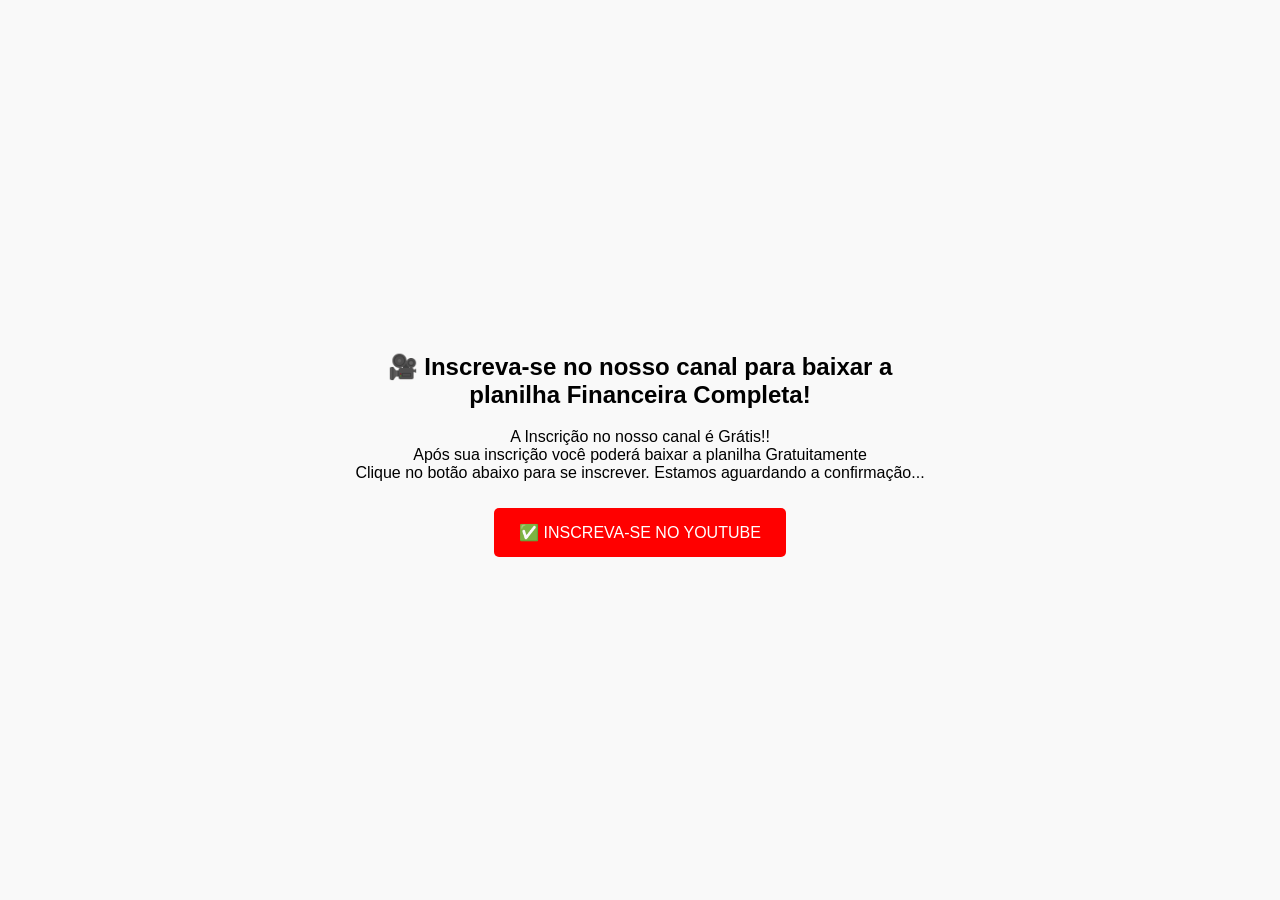
<file: planilha-financeira/index.html>
<!DOCTYPE html>
<html lang="pt-BR">
<head>
  <meta charset="UTF-8" />
  <title>Inscrição YouTube + Playlist Exclusiva</title>
  <meta name="viewport" content="width=device-width, initial-scale=1.0">

  <style>
    html, body {
      height: 100%;
      margin: 0;
      padding: 0;
    }

    body {
      font-family: Arial, sans-serif;
      display: flex;
      justify-content: center;
      align-items: center;
      text-align: center;
      padding: 20px;
      box-sizing: border-box;
      background: #f9f9f9;
    }

    .container {
      max-width: 600px;
      width: 100%;
    }

    button {
      padding: 15px 25px;
      font-size: 16px;
      border: none;
      border-radius: 5px;
      cursor: pointer;
      margin: 10px 0;
    }

    #subscribeButton {
      background-color: red;
      color: white;
    }

    #continueButton {
      background-color: green;
      color: white;
      display: none;
    }

    #aguardando {
      color: gray;
      font-style: italic;
      display: none;
      margin: 20px 0;
    }

    #conteudoLiberado {
      display: none;
      margin-top: 30px;
    }

    a.playlist-link {
      color: blue;
      font-weight: bold;
    }
  </style>
</head>
<body>
  <div class="container">
    <h2>🎥 Inscreva-se no nosso canal para baixar a planilha Financeira Completa!</h2>
    <p>
      A Inscrição no nosso canal é Grátis!!<br />
      Após sua inscrição você poderá baixar a planilha Gratuitamente<br />
      Clique no botão abaixo para se inscrever. Estamos aguardando a confirmação...
    </p>

    <button id="subscribeButton" onclick="iniciarContagem()">
      ✅ INSCREVA-SE NO YOUTUBE
    </button>

    <div id="aguardando">⏳ Aguardando confirmação de inscrição... por favor aguarde 15 segundos...</div>

    <button id="continueButton" onclick="mostrarConteudo()">
      Já me inscrevi! Mostrar conteúdo
    </button>

    <div id="conteudoLiberado">
      <h3>🎉 Conteúdo liberado!</h3>
      <p>Aqui está seu link:</p>
      <a
        href="https://docs.google.com/spreadsheets/d/1qOCUZ6B0zM7j2qMSCQaaDfucmmiBoLy5ActvxXpnn08/edit?gid=809131114#gid=809131114"
        target="_blank"
        onclick="dispararPixelPlaylist()"
        class="playlist-link"
      >
        👉 Ir para Planilha Financeira
      </a>
    </div>
  </div>

  <script>
    function iniciarContagem() {
      window.open("https://www.youtube.com/@souweverton?sub_confirmation=1", "_blank");
      document.getElementById("aguardando").style.display = "block";
      document.getElementById("subscribeButton").disabled = true;

      setTimeout(function () {
        document.getElementById("continueButton").style.display = "inline-block";
        document.getElementById("aguardando").innerText = "✅ Pronto! Agora clique no botão abaixo.";
      }, 15000);
    }

    function mostrarConteudo() {
      document.getElementById("conteudoLiberado").style.display = "block";
      document.getElementById("continueButton").style.display = "none";
    }

    function dispararPixelPlaylist() {
      console.log("🎯 Pixel de rastreio poderia ser ativado aqui.");
    }
  </script>
</body>
</html>
</file>
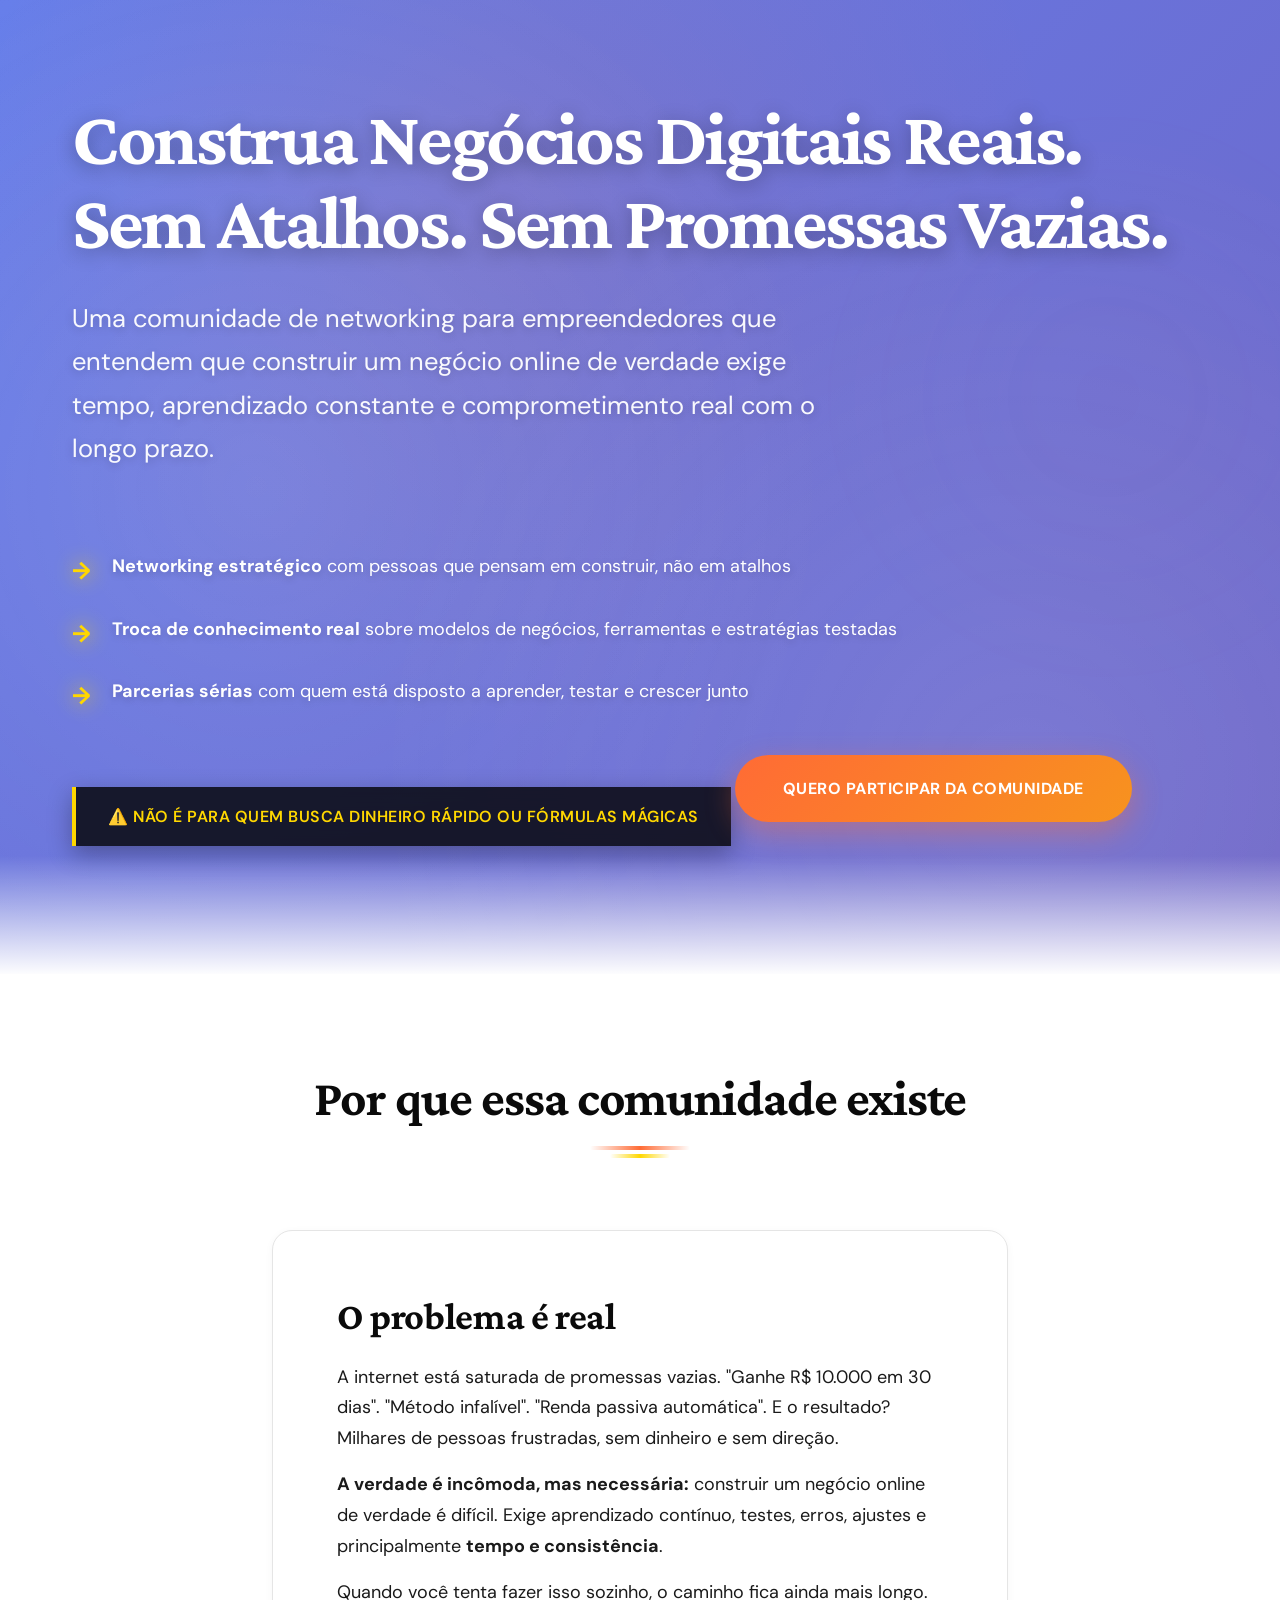
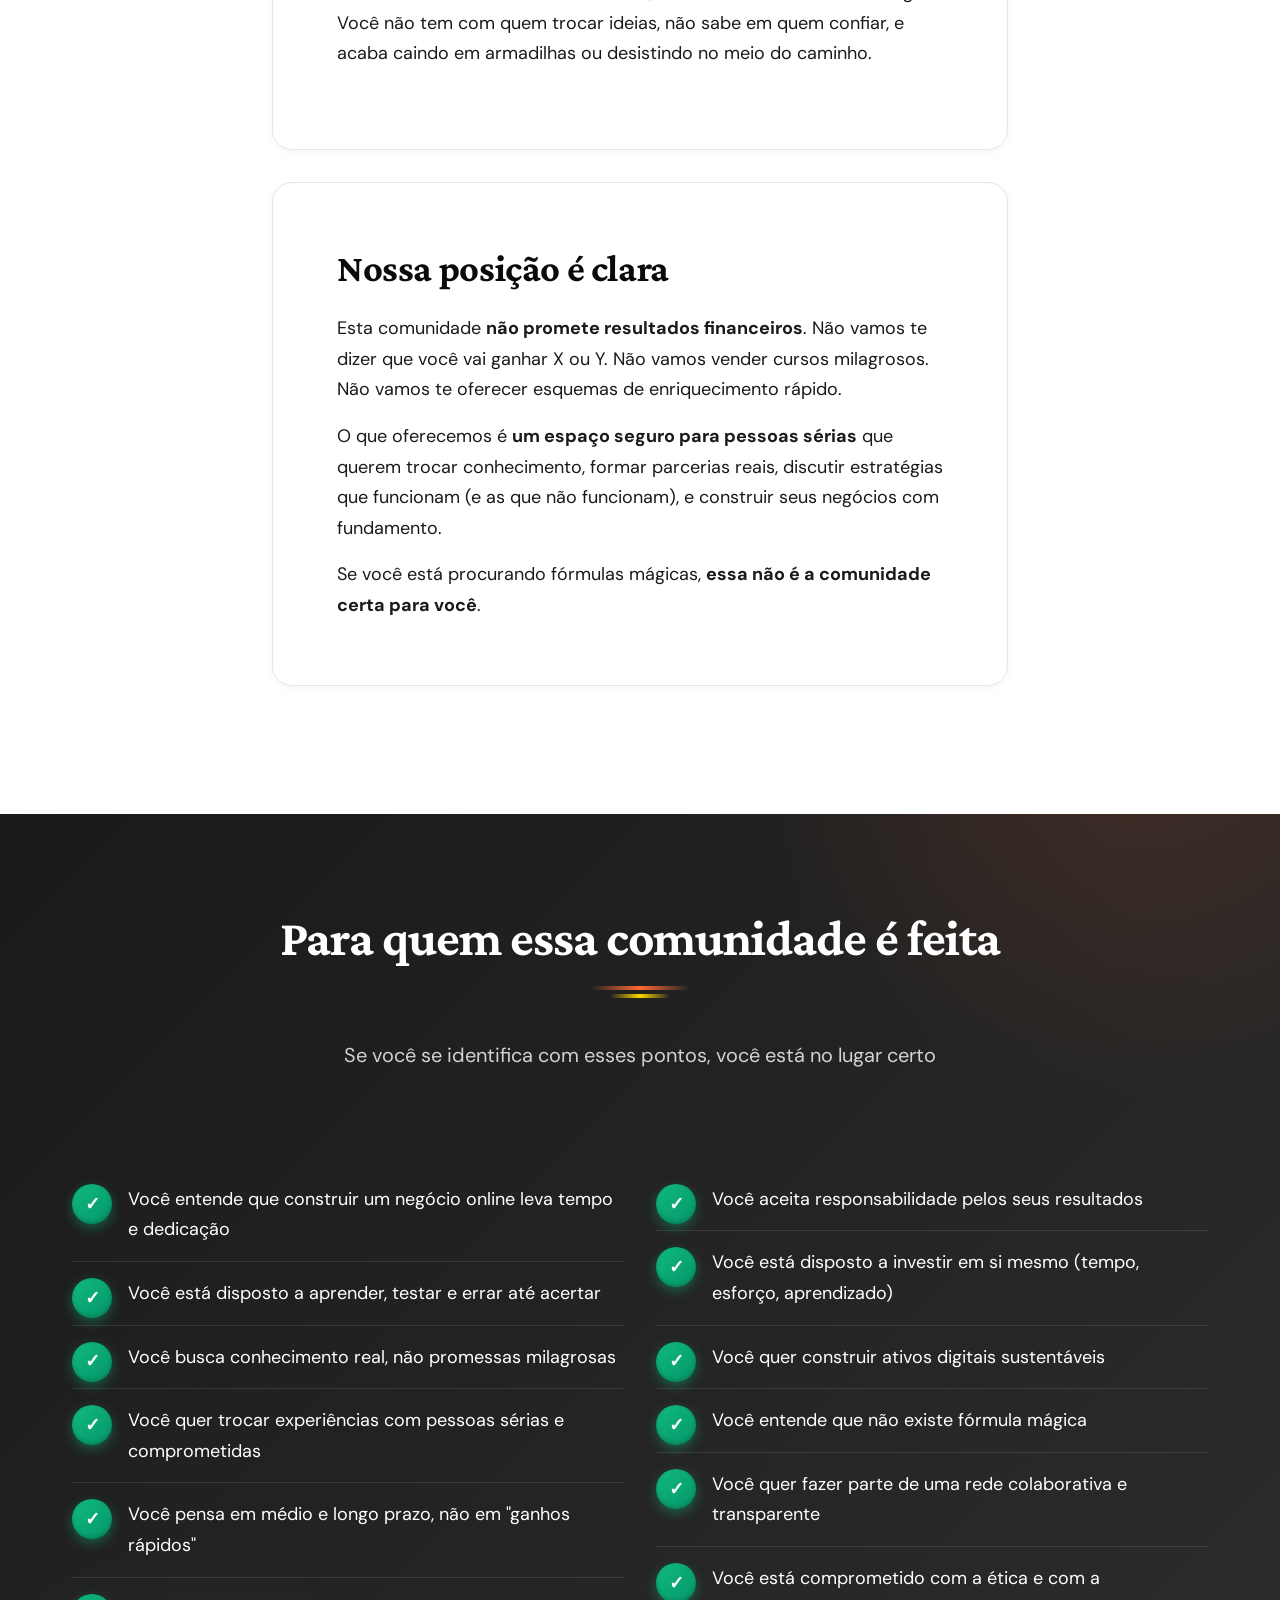
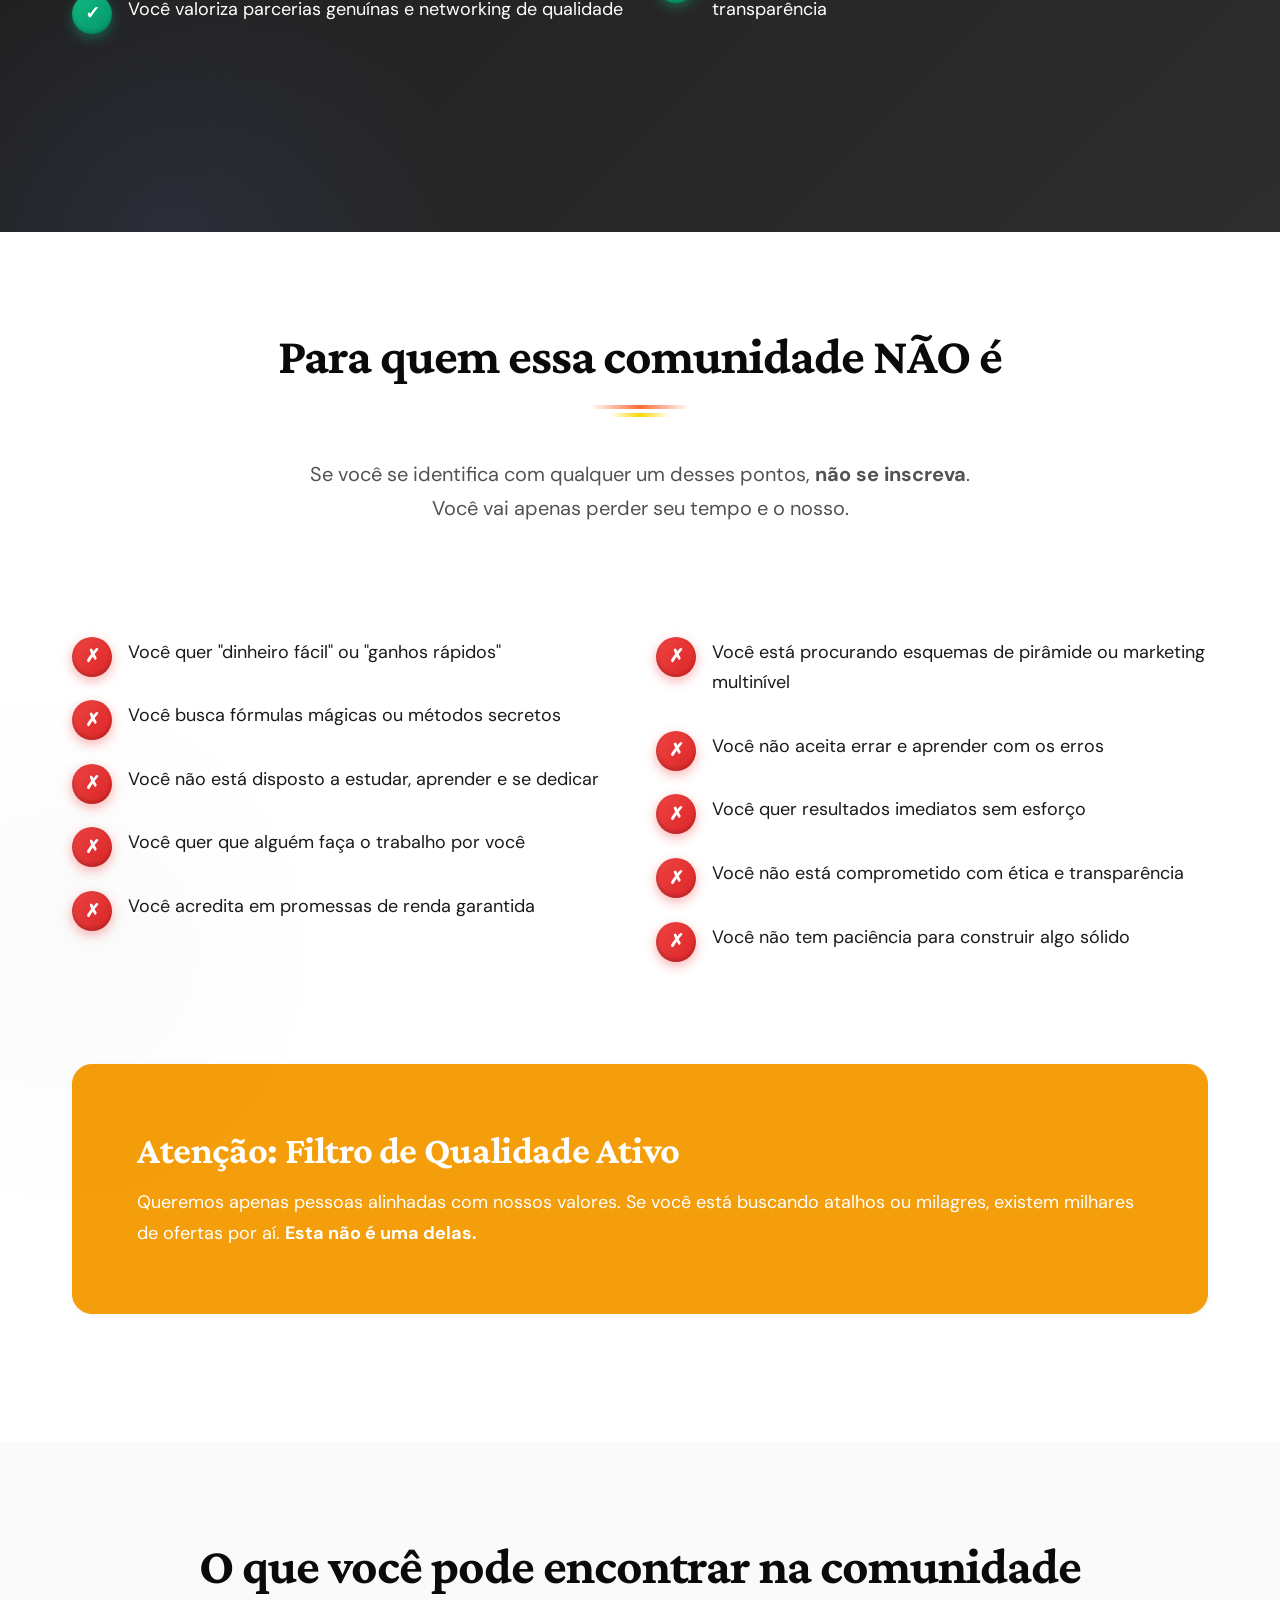
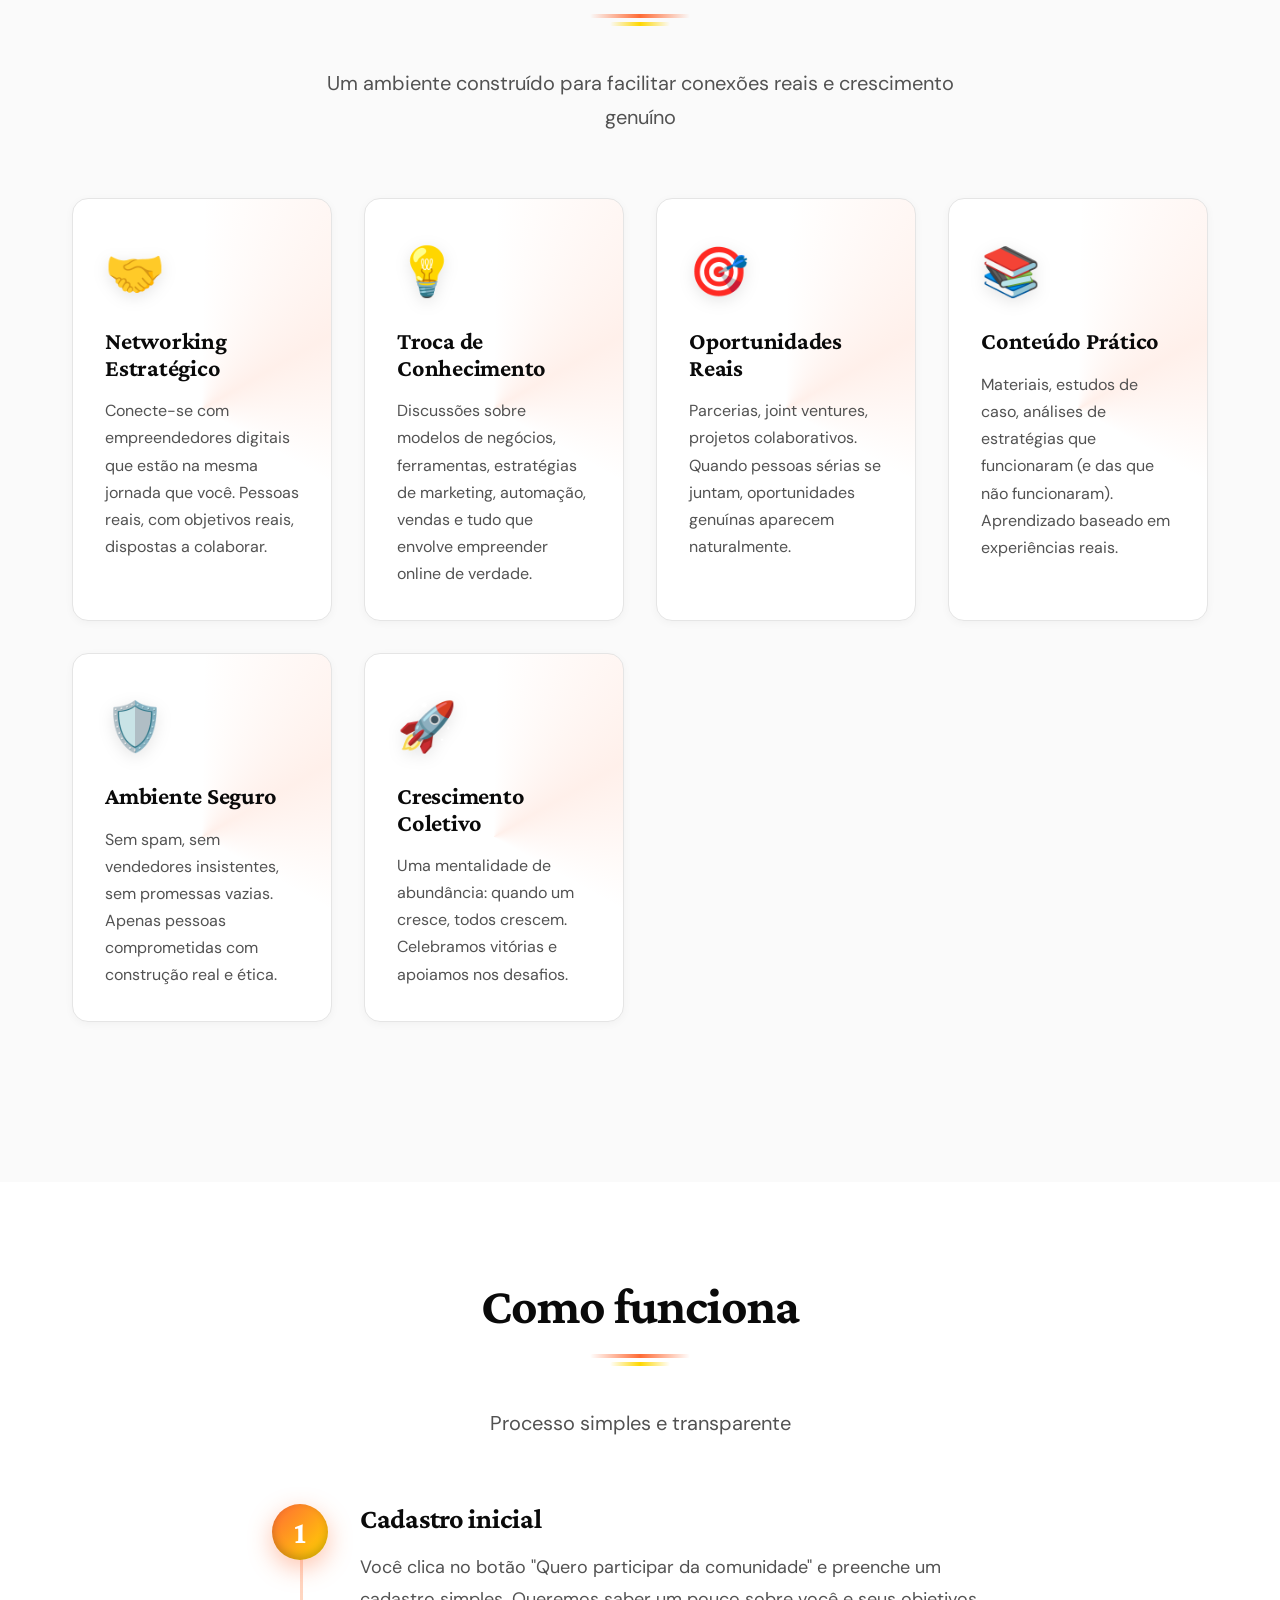
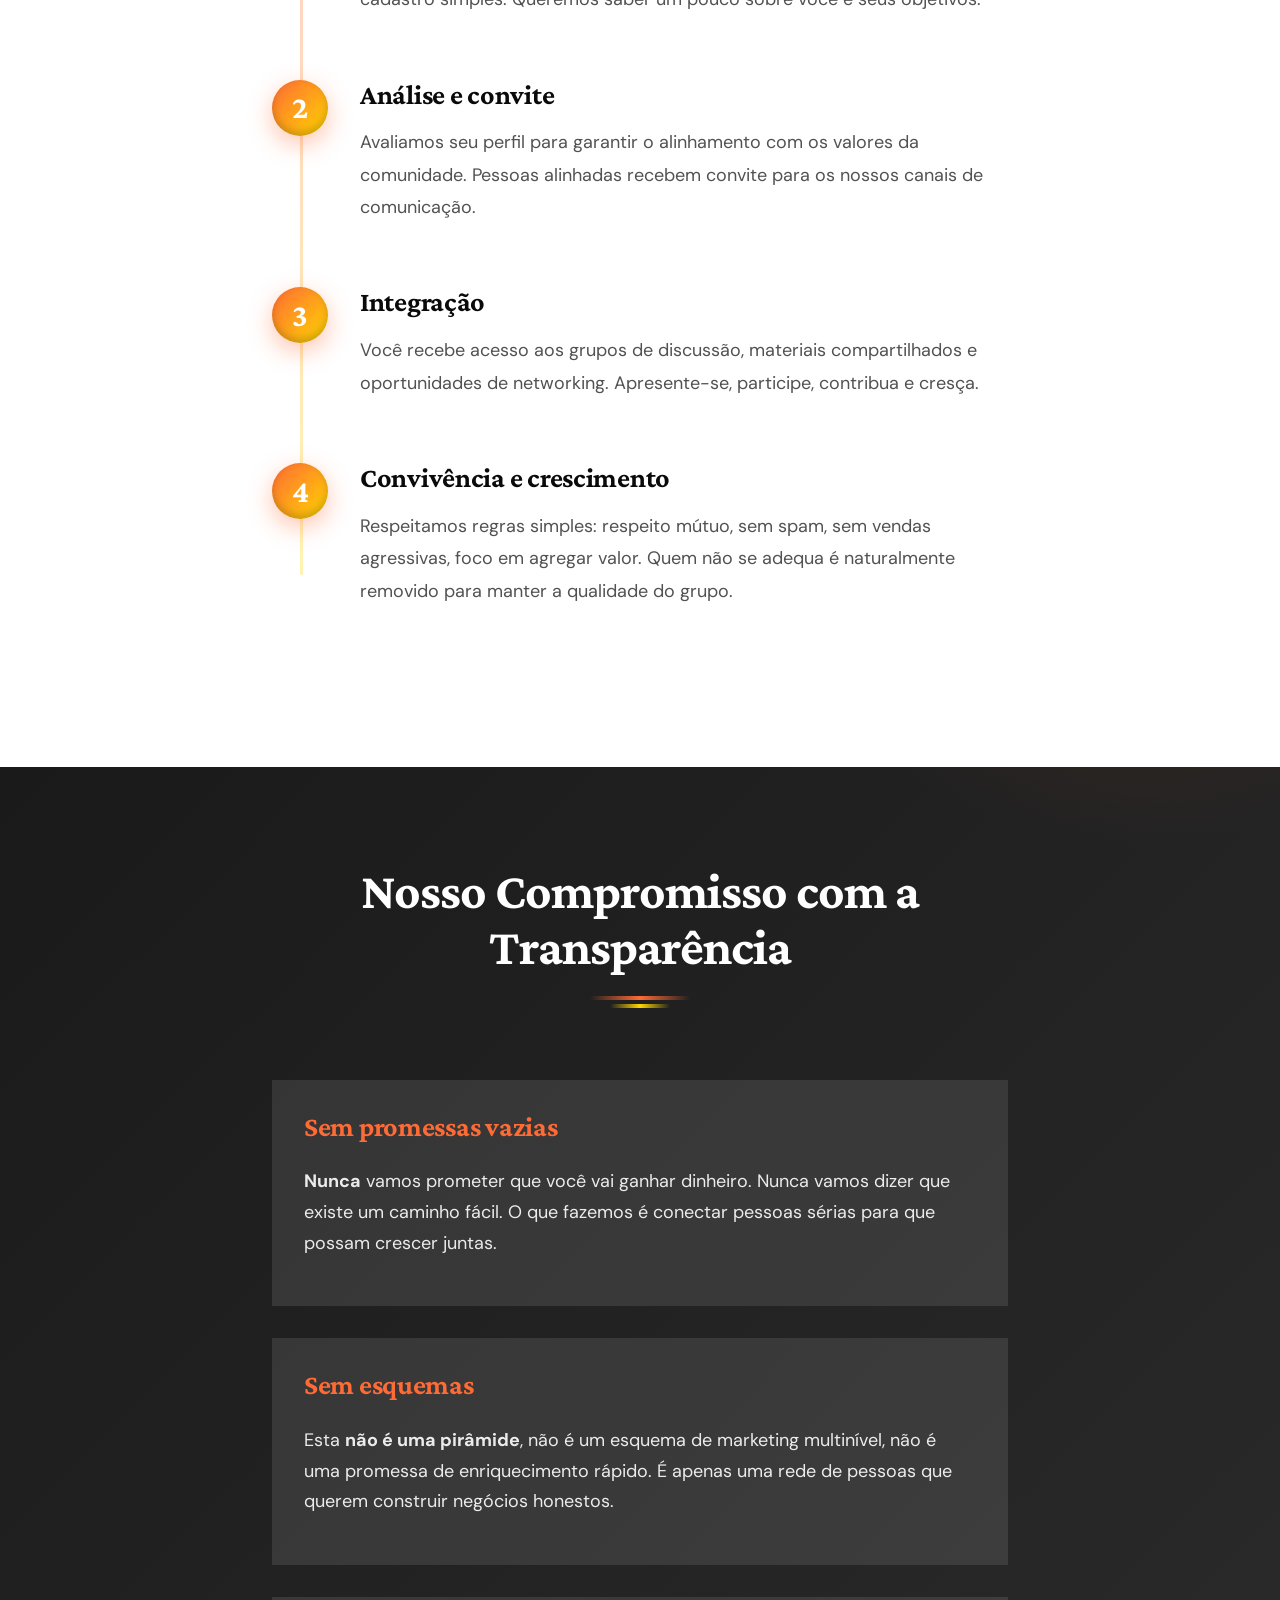
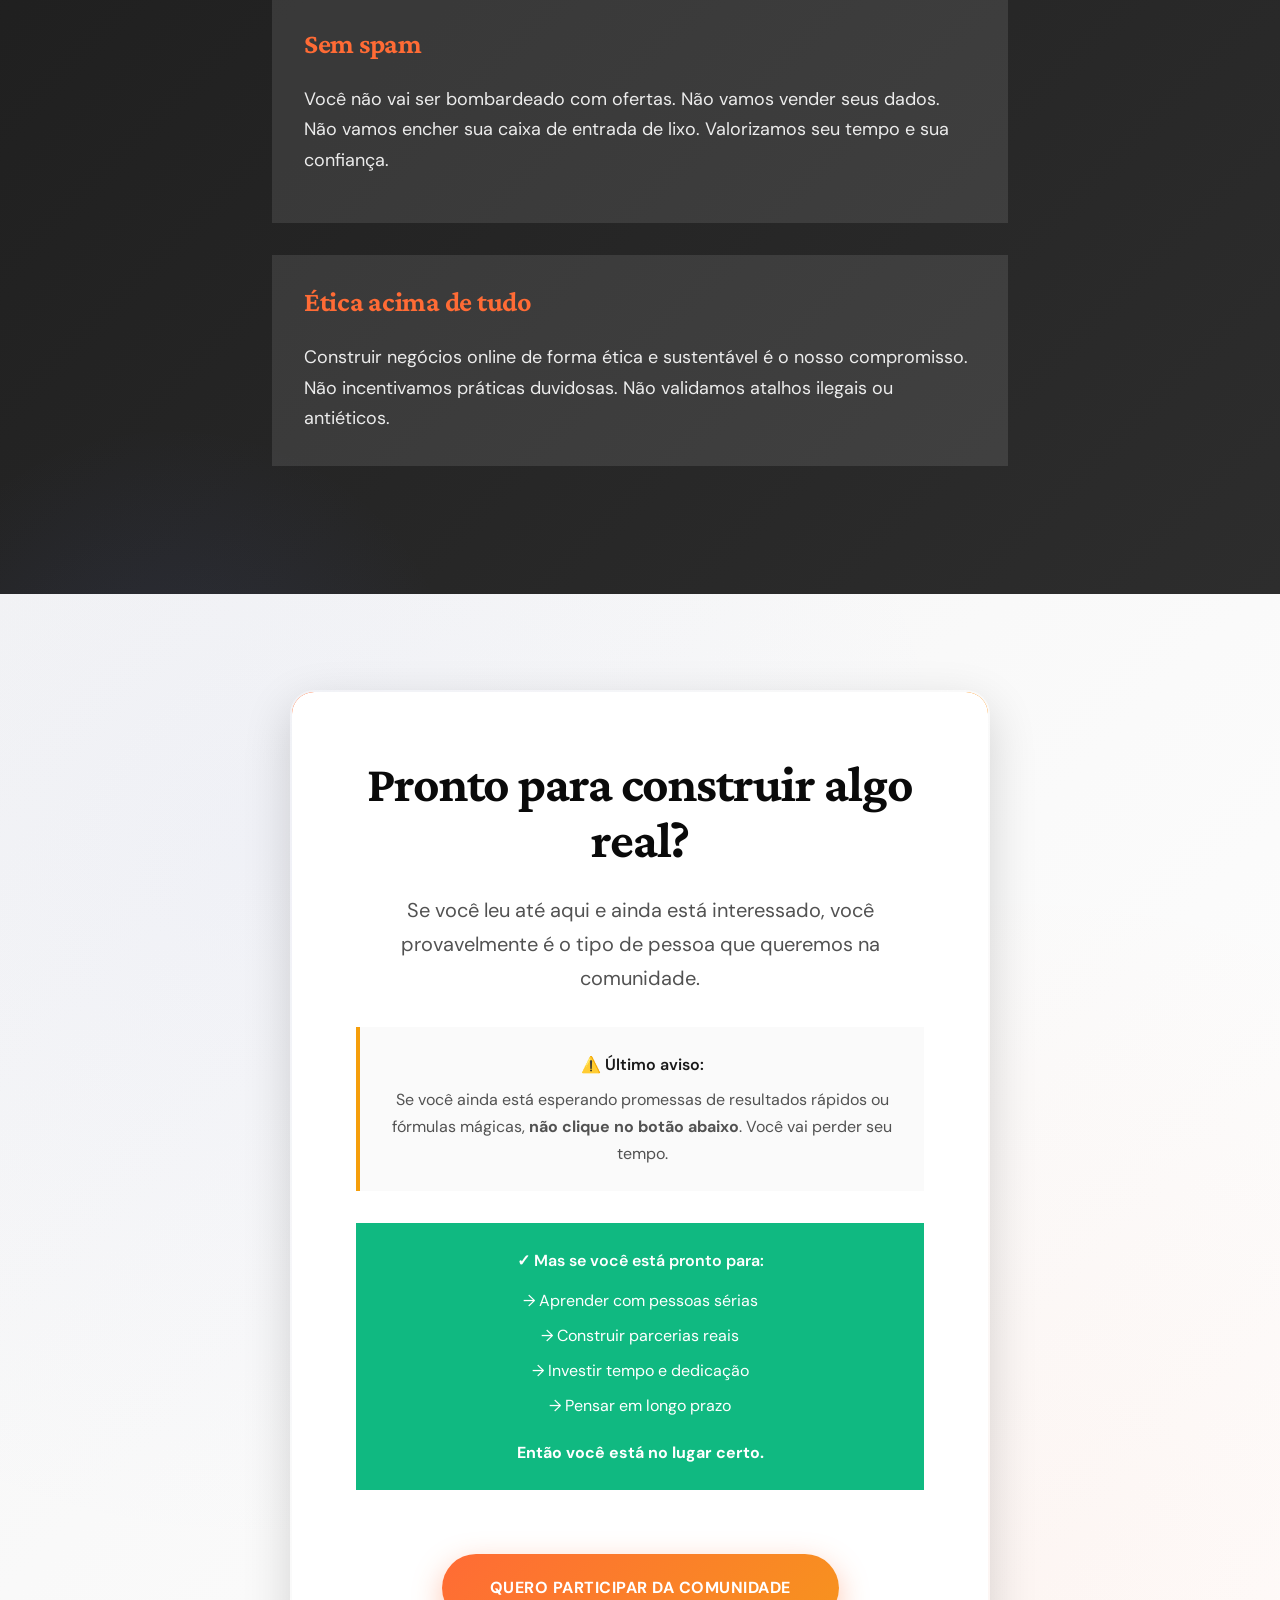
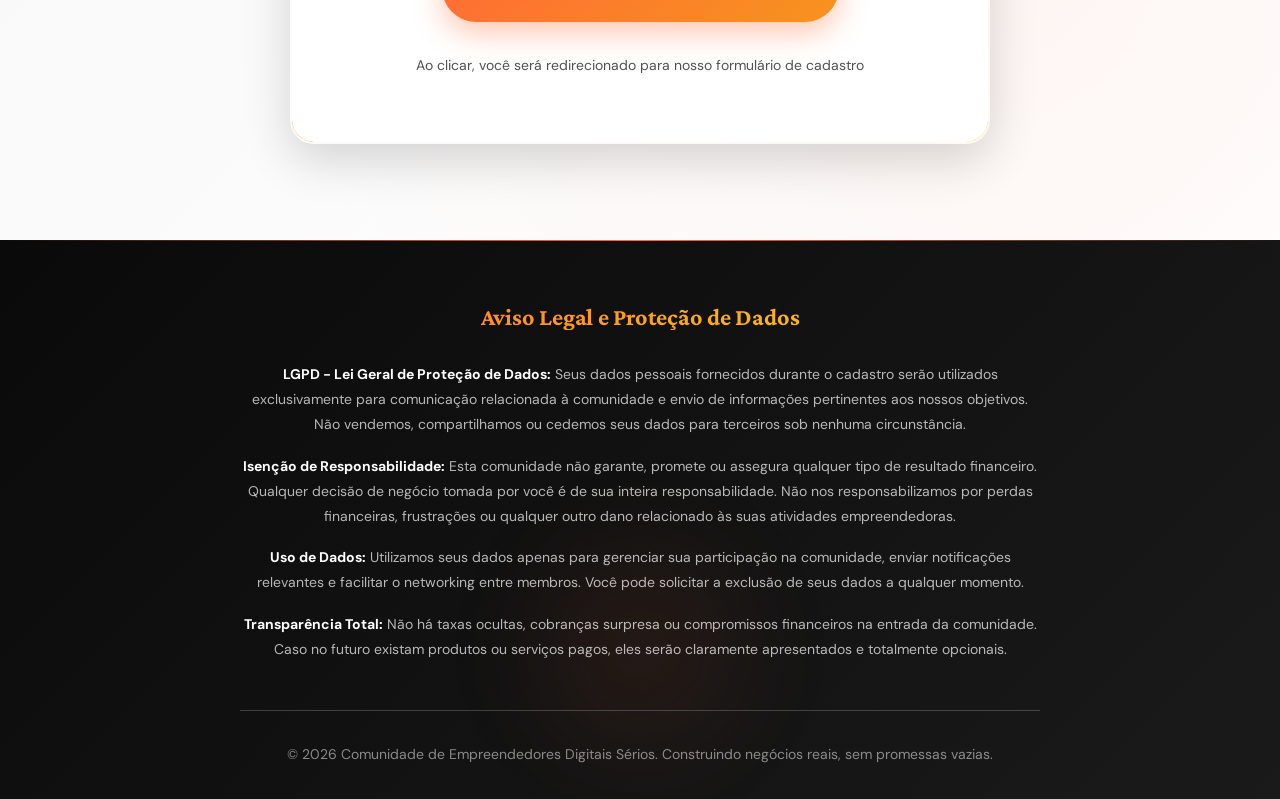
<file: index1.html>
<!DOCTYPE html>
<html lang="pt-BR">
<head>
    <script>
      window.pixelId = "69b3863bb787b53a9f28f692";
      var a = document.createElement("script");
      a.setAttribute("async", "");
      a.setAttribute("defer", "");
      a.setAttribute("src", "https://cdn.utmify.com.br/scripts/pixel/pixel.js");
      document.head.appendChild(a);
    </script>
    <script
      src="https://cdn.utmify.com.br/scripts/utms/latest.js"
      data-utmify-prevent-xcod-sck
      data-utmify-is-click-bank
      async
      defer
    ></script>
    <meta charset="UTF-8">
    <meta name="viewport" content="width=device-width, initial-scale=1.0">
    <title>Comunidade de Empreendedores Digitais Sérios | Construa Negócios Reais Online</title>
    <meta name="description" content="Rede de networking para quem quer construir negócios online de verdade. Sem promessas vazias. Sem atalhos. Apenas pessoas comprometidas com o longo prazo.">

    <!-- SEO Essencial -->
    <link rel="canonical" href="https://souweverton.com.br/">
    <meta name="robots" content="index, follow">
    <meta name="author" content="Comunidade de Empreendedores Digitais">

    <meta http-equiv="X-UA-Compatible" content="IE=edge">
    <meta name="theme-color" content="#0f172a">
    
    <!-- Open Graph (Facebook / WhatsApp) -->
    <meta property="og:title" content="Comunidade de Empreendedores Digitais | Networking para Negócios Online Reais">
    <meta property="og:site_name" content="Comunidade de Empreendedores Digitais">
    <meta property="og:description" content="Networking estratégico para quem quer construir negócios online reais. Sem promessas vazias.">
    <meta property="og:type" content="website">
    <meta property="og:url" content="https://souweverton.com.br/">
    <meta property="og:image" content="https://souweverton.com.br/imagem-compartilhamento.jpg">
    <meta property="og:image:width" content="1200">
    <meta property="og:image:height" content="630">
    <meta property="og:locale" content="pt_BR">

    
    <!-- Twitter Card -->
    <meta name="twitter:card" content="summary_large_image">
    <meta name="twitter:title" content="Comunidade de Empreendedores Digitais">
    <meta name="twitter:description" content="Construa negócios digitais reais com networking estratégico.">
    <meta name="twitter:image" content="https://souweverton.com.br/imagem-compartilhamento.jpg">
    <link rel="icon" href="/favicon.ico" type="image/x-icon">
    <link rel="alternate" hreflang="pt-br" href="https://souweverton.com.br/">
    <script type="application/ld+json">
    {
      "@context": "https://schema.org",
      "@type": "WebSite",
      "name": "Comunidade de Empreendedores Digitais",
      "url": "https://souweverton.com.br/",
      "logo": "https://souweverton.com.br/imagem-compartilhamento.jpg",
      "description": "Comunidade de networking para empreendedores que desejam construir negócios online reais.",
      "areaServed": "BR"
      "publisher": {
        "@type": "Organization",
        "name": "Comunidade de Empreendedores Digitais"
      }
    }
    </script>

    <link rel="preconnect" href="https://fonts.googleapis.com">
    <link rel="preconnect" href="https://fonts.gstatic.com" crossorigin>
    <link rel="preload" as="image" href="/imagem-compartilhamento.jpg">
    <link href="https://fonts.googleapis.com/css2?family=Crimson+Pro:wght@400;600;700&family=DM+Sans:wght@400;500;700&display=swap" rel="stylesheet">
    
    <link rel="preload" href="/style.css" as="style">
    <link rel="stylesheet" href="/style.css">
    
  
</head>
<body>
    <!-- Hero Section -->
    <section class="hero">
        <div class="container">
            <div class="hero-content">
                <h1 class="hero-headline">Construa Negócios Digitais Reais. Sem Atalhos. Sem Promessas Vazias.</h1>
                
                <p class="hero-subheadline">
                    Uma comunidade de networking para empreendedores que entendem que construir um negócio online de verdade exige tempo, aprendizado constante e comprometimento real com o longo prazo.
                </p>
                
                <ul class="hero-bullets">
                    <li><strong>Networking estratégico</strong> com pessoas que pensam em construir, não em atalhos</li>
                    <li><strong>Troca de conhecimento real</strong> sobre modelos de negócios, ferramentas e estratégias testadas</li>
                    <li><strong>Parcerias sérias</strong> com quem está disposto a aprender, testar e crescer junto</li>
                </ul>
                
                <div class="filter-warning">
                    ⚠️ NÃO É PARA QUEM BUSCA DINHEIRO RÁPIDO OU FÓRMULAS MÁGICAS
                </div>
                
                <a href="https://forms.gle/86q2Td6nMFZDhS6g8" target="_blank" onclick="fbq('track', 'Lead');" class="btn btn-primary">Quero participar da comunidade</a>
            </div>
        </div>
        <div class="bg-decoration bg-decoration-1"></div>
    </section>

    <!-- Por que essa comunidade existe -->
    <section>
        <div class="container-narrow">
            <div class="section-header">
                <h2 class="section-title">Por que essa comunidade existe</h2>
            </div>
            
            <div class="content-card">
                <h3 style="margin-bottom: 1.5rem; color: var(--color-primary);">O problema é real</h3>
                <p style="font-size: 1.125rem; margin-bottom: 1rem; color: var(--color-text);">
                    A internet está saturada de promessas vazias. "Ganhe R$ 10.000 em 30 dias". "Método infalível". "Renda passiva automática". E o resultado? Milhares de pessoas frustradas, sem dinheiro e sem direção.
                </p>
                <p style="font-size: 1.125rem; margin-bottom: 1rem; color: var(--color-text);">
                    <strong>A verdade é incômoda, mas necessária:</strong> construir um negócio online de verdade é difícil. Exige aprendizado contínuo, testes, erros, ajustes e principalmente <strong>tempo e consistência</strong>.
                </p>
                <p style="font-size: 1.125rem; margin-bottom: 1rem; color: var(--color-text);">
                    Quando você tenta fazer isso sozinho, o caminho fica ainda mais longo. Você não tem com quem trocar ideias, não sabe em quem confiar, e acaba caindo em armadilhas ou desistindo no meio do caminho.
                </p>
            </div>
            
            <div class="content-card" style="margin-top: 2rem;">
                <h3 style="margin-bottom: 1.5rem; color: var(--color-primary);">Nossa posição é clara</h3>
                <p style="font-size: 1.125rem; margin-bottom: 1rem; color: var(--color-text);">
                    Esta comunidade <strong>não promete resultados financeiros</strong>. Não vamos te dizer que você vai ganhar X ou Y. Não vamos vender cursos milagrosos. Não vamos te oferecer esquemas de enriquecimento rápido.
                </p>
                <p style="font-size: 1.125rem; margin-bottom: 1rem; color: var(--color-text);">
                    O que oferecemos é <strong>um espaço seguro para pessoas sérias</strong> que querem trocar conhecimento, formar parcerias reais, discutir estratégias que funcionam (e as que não funcionam), e construir seus negócios com fundamento.
                </p>
                <p style="font-size: 1.125rem; color: var(--color-text);">
                    Se você está procurando fórmulas mágicas, <strong>essa não é a comunidade certa para você</strong>.
                </p>
            </div>
        </div>
    </section>

    <!-- Para quem é -->
    <section class="highlight-section">
        <div class="container">
            <div class="highlight-content">
                <div class="section-header">
                    <h2 class="section-title">Para quem essa comunidade é feita</h2>
                    <p class="section-subtitle" style="color: rgba(255, 255, 255, 0.8);">
                        Se você se identifica com esses pontos, você está no lugar certo
                    </p>
                </div>
                
                <div class="grid grid-2">
                    <div>
                        <ul class="checklist check-yes">
                            <li>Você entende que construir um negócio online leva tempo e dedicação</li>
                            <li>Você está disposto a aprender, testar e errar até acertar</li>
                            <li>Você busca conhecimento real, não promessas milagrosas</li>
                            <li>Você quer trocar experiências com pessoas sérias e comprometidas</li>
                            <li>Você pensa em médio e longo prazo, não em "ganhos rápidos"</li>
                            <li>Você valoriza parcerias genuínas e networking de qualidade</li>
                        </ul>
                    </div>
                    <div>
                        <ul class="checklist check-yes">
                            <li>Você aceita responsabilidade pelos seus resultados</li>
                            <li>Você está disposto a investir em si mesmo (tempo, esforço, aprendizado)</li>
                            <li>Você quer construir ativos digitais sustentáveis</li>
                            <li>Você entende que não existe fórmula mágica</li>
                            <li>Você quer fazer parte de uma rede colaborativa e transparente</li>
                            <li>Você está comprometido com a ética e com a transparência</li>
                        </ul>
                    </div>
                </div>
            </div>
        </div>
    </section>

    <!-- Para quem NÃO é -->
    <section>
        <div class="container">
            <div class="section-header">
                <h2 class="section-title">Para quem essa comunidade NÃO é</h2>
                <p class="section-subtitle">
                    Se você se identifica com qualquer um desses pontos, <strong>não se inscreva</strong>. Você vai apenas perder seu tempo e o nosso.
                </p>
            </div>
            
            <div class="grid grid-2">
                <div>
                    <ul class="checklist check-no">
                        <li>Você quer "dinheiro fácil" ou "ganhos rápidos"</li>
                        <li>Você busca fórmulas mágicas ou métodos secretos</li>
                        <li>Você não está disposto a estudar, aprender e se dedicar</li>
                        <li>Você quer que alguém faça o trabalho por você</li>
                        <li>Você acredita em promessas de renda garantida</li>
                    </ul>
                </div>
                <div>
                    <ul class="checklist check-no">
                        <li>Você está procurando esquemas de pirâmide ou marketing multinível</li>
                        <li>Você não aceita errar e aprender com os erros</li>
                        <li>Você quer resultados imediatos sem esforço</li>
                        <li>Você não está comprometido com ética e transparência</li>
                        <li>Você não tem paciência para construir algo sólido</li>
                    </ul>
                </div>
            </div>
            
            <div class="content-card" style="margin-top: 3rem; background: var(--color-warning); color: white; border-color: var(--color-warning);">
                <h3 style="color: white; margin-bottom: 1rem;">Atenção: Filtro de Qualidade Ativo</h3>
                <p style="font-size: 1.125rem;">
                    Queremos apenas pessoas alinhadas com nossos valores. Se você está buscando atalhos ou milagres, existem milhares de ofertas por aí. <strong>Esta não é uma delas.</strong>
                </p>
            </div>
        </div>
        <div class="bg-decoration bg-decoration-2"></div>
    </section>

    <!-- O que você encontra -->
    <section style="background-color: var(--color-bg-alt);">
        <div class="container">
            <div class="section-header">
                <h2 class="section-title">O que você pode encontrar na comunidade</h2>
                <p class="section-subtitle">
                    Um ambiente construído para facilitar conexões reais e crescimento genuíno
                </p>
            </div>
            
            <div class="grid grid-3">
                <div class="feature-card">
                    <span class="feature-icon">🤝</span>
                    <h3 class="feature-title">Networking Estratégico</h3>
                    <p class="feature-description">
                        Conecte-se com empreendedores digitais que estão na mesma jornada que você. Pessoas reais, com objetivos reais, dispostas a colaborar.
                    </p>
                </div>
                
                <div class="feature-card">
                    <span class="feature-icon">💡</span>
                    <h3 class="feature-title">Troca de Conhecimento</h3>
                    <p class="feature-description">
                        Discussões sobre modelos de negócios, ferramentas, estratégias de marketing, automação, vendas e tudo que envolve empreender online de verdade.
                    </p>
                </div>
                
                <div class="feature-card">
                    <span class="feature-icon">🎯</span>
                    <h3 class="feature-title">Oportunidades Reais</h3>
                    <p class="feature-description">
                        Parcerias, joint ventures, projetos colaborativos. Quando pessoas sérias se juntam, oportunidades genuínas aparecem naturalmente.
                    </p>
                </div>
                
                <div class="feature-card">
                    <span class="feature-icon">📚</span>
                    <h3 class="feature-title">Conteúdo Prático</h3>
                    <p class="feature-description">
                        Materiais, estudos de caso, análises de estratégias que funcionaram (e das que não funcionaram). Aprendizado baseado em experiências reais.
                    </p>
                </div>
                
                <div class="feature-card">
                    <span class="feature-icon">🛡️</span>
                    <h3 class="feature-title">Ambiente Seguro</h3>
                    <p class="feature-description">
                        Sem spam, sem vendedores insistentes, sem promessas vazias. Apenas pessoas comprometidas com construção real e ética.
                    </p>
                </div>
                
                <div class="feature-card">
                    <span class="feature-icon">🚀</span>
                    <h3 class="feature-title">Crescimento Coletivo</h3>
                    <p class="feature-description">
                        Uma mentalidade de abundância: quando um cresce, todos crescem. Celebramos vitórias e apoiamos nos desafios.
                    </p>
                </div>
            </div>
        </div>
    </section>

    <!-- Como funciona -->
    <section>
        <div class="container-narrow">
            <div class="section-header">
                <h2 class="section-title">Como funciona</h2>
                <p class="section-subtitle">
                    Processo simples e transparente
                </p>
            </div>
            
            <div class="steps">
                <div class="step-item">
                    <h3 class="step-title">Cadastro inicial</h3>
                    <p class="step-description">
                        Você clica no botão "Quero participar da comunidade" e preenche um cadastro simples. Queremos saber um pouco sobre você e seus objetivos.
                    </p>
                </div>
                
                <div class="step-item">
                    <h3 class="step-title">Análise e convite</h3>
                    <p class="step-description">
                        Avaliamos seu perfil para garantir o alinhamento com os valores da comunidade. Pessoas alinhadas recebem convite para os nossos canais de comunicação.
                    </p>
                </div>
                
                <div class="step-item">
                    <h3 class="step-title">Integração</h3>
                    <p class="step-description">
                        Você recebe acesso aos grupos de discussão, materiais compartilhados e oportunidades de networking. Apresente-se, participe, contribua e cresça.
                    </p>
                </div>
                
                <div class="step-item">
                    <h3 class="step-title">Convivência e crescimento</h3>
                    <p class="step-description">
                        Respeitamos regras simples: respeito mútuo, sem spam, sem vendas agressivas, foco em agregar valor. Quem não se adequa é naturalmente removido para manter a qualidade do grupo.
                    </p>
                </div>
            </div>
        </div>
    </section>

    <!-- Compromisso com transparência -->
    <section class="highlight-section">
        <div class="container-narrow">
            <div class="highlight-content">
                <div class="section-header">
                    <h2 class="section-title">Nosso Compromisso com a Transparência</h2>
                </div>
                
                <div style="background: rgba(255, 255, 255, 0.1); padding: 2rem; margin: 2rem 0;">
                    <h3 style="color: var(--color-accent); margin-bottom: 1.5rem; font-size: 1.75rem;">Sem promessas vazias</h3>
                    <p style="font-size: 1.125rem; color: rgba(255, 255, 255, 0.9); margin-bottom: 1rem;">
                        <strong>Nunca</strong> vamos prometer que você vai ganhar dinheiro. Nunca vamos dizer que existe um caminho fácil. O que fazemos é conectar pessoas sérias para que possam crescer juntas.
                    </p>
                </div>
                
                <div style="background: rgba(255, 255, 255, 0.1); padding: 2rem; margin: 2rem 0;">
                    <h3 style="color: var(--color-accent); margin-bottom: 1.5rem; font-size: 1.75rem;">Sem esquemas</h3>
                    <p style="font-size: 1.125rem; color: rgba(255, 255, 255, 0.9); margin-bottom: 1rem;">
                        Esta <strong>não é uma pirâmide</strong>, não é um esquema de marketing multinível, não é uma promessa de enriquecimento rápido. É apenas uma rede de pessoas que querem construir negócios honestos.
                    </p>
                </div>
                
                <div style="background: rgba(255, 255, 255, 0.1); padding: 2rem; margin: 2rem 0;">
                    <h3 style="color: var(--color-accent); margin-bottom: 1.5rem; font-size: 1.75rem;">Sem spam</h3>
                    <p style="font-size: 1.125rem; color: rgba(255, 255, 255, 0.9); margin-bottom: 1rem;">
                        Você não vai ser bombardeado com ofertas. Não vamos vender seus dados. Não vamos encher sua caixa de entrada de lixo. Valorizamos seu tempo e sua confiança.
                    </p>
                </div>
                
                <div style="background: rgba(255, 255, 255, 0.1); padding: 2rem; margin: 2rem 0;">
                    <h3 style="color: var(--color-accent); margin-bottom: 1.5rem; font-size: 1.75rem;">Ética acima de tudo</h3>
                    <p style="font-size: 1.125rem; color: rgba(255, 255, 255, 0.9);">
                        Construir negócios online de forma ética e sustentável é o nosso compromisso. Não incentivamos práticas duvidosas. Não validamos atalhos ilegais ou antiéticos.
                    </p>
                </div>
            </div>
        </div>
    </section>

    <!-- CTA Final -->
    <section class="cta-section">
        <div class="container-narrow">
            <div class="cta-box">
                <h2 style="margin-bottom: 1.5rem;">Pronto para construir algo real?</h2>
                <p style="font-size: 1.25rem; color: var(--color-text-light); margin-bottom: 2rem;">
                    Se você leu até aqui e ainda está interessado, você provavelmente é o tipo de pessoa que queremos na comunidade.
                </p>
                
                <div style="background: var(--color-bg-alt); padding: 1.5rem; margin: 2rem 0; border-left: 4px solid var(--color-warning);">
                    <p style="font-weight: 600; color: var(--color-text); margin-bottom: 0.5rem;">⚠️ Último aviso:</p>
                    <p style="color: var(--color-text-light);">
                        Se você ainda está esperando promessas de resultados rápidos ou fórmulas mágicas, <strong>não clique no botão abaixo</strong>. Você vai perder seu tempo.
                    </p>
                </div>
                
                <div style="background: var(--color-success); color: white; padding: 1.5rem; margin: 2rem 0;">
                    <p style="font-weight: 600; margin-bottom: 0.5rem;">✓ Mas se você está pronto para:</p>
                    <ul style="list-style: none; padding-left: 0;">
                        <li style="padding: 0.25rem 0;">→ Aprender com pessoas sérias</li>
                        <li style="padding: 0.25rem 0;">→ Construir parcerias reais</li>
                        <li style="padding: 0.25rem 0;">→ Investir tempo e dedicação</li>
                        <li style="padding: 0.25rem 0;">→ Pensar em longo prazo</li>
                    </ul>
                    <p style="margin-top: 1rem; margin-bottom: 0;"><strong>Então você está no lugar certo.</strong></p>
                </div>
                
                <a href="https://forms.gle/86q2Td6nMFZDhS6g8" target="_blank" onclick="fbq('track', 'Lead');"  class="btn btn-primary" style="margin-top: 2rem;">Quero participar da comunidade</a>
                
                <p style="font-size: 0.875rem; color: var(--color-text-light); margin-top: 1.5rem;">
                    Ao clicar, você será redirecionado para nosso formulário de cadastro
                </p>
            </div>
        </div>
    </section>

    <!-- Footer -->
    <footer>
        <div class="container">
            <div class="footer-content">
                <h3 class="footer-title">Aviso Legal e Proteção de Dados</h3>
                
                <div class="legal-text">
                    <p style="margin-bottom: 1rem;">
                        <strong>LGPD - Lei Geral de Proteção de Dados:</strong> Seus dados pessoais fornecidos durante o cadastro serão utilizados exclusivamente para comunicação relacionada à comunidade e envio de informações pertinentes aos nossos objetivos. Não vendemos, compartilhamos ou cedemos seus dados para terceiros sob nenhuma circunstância.
                    </p>
                    
                    <p style="margin-bottom: 1rem;">
                        <strong>Isenção de Responsabilidade:</strong> Esta comunidade não garante, promete ou assegura qualquer tipo de resultado financeiro. Qualquer decisão de negócio tomada por você é de sua inteira responsabilidade. Não nos responsabilizamos por perdas financeiras, frustrações ou qualquer outro dano relacionado às suas atividades empreendedoras.
                    </p>
                    
                    <p style="margin-bottom: 1rem;">
                        <strong>Uso de Dados:</strong> Utilizamos seus dados apenas para gerenciar sua participação na comunidade, enviar notificações relevantes e facilitar o networking entre membros. Você pode solicitar a exclusão de seus dados a qualquer momento.
                    </p>
                    
                    <p>
                        <strong>Transparência Total:</strong> Não há taxas ocultas, cobranças surpresa ou compromissos financeiros na entrada da comunidade. Caso no futuro existam produtos ou serviços pagos, eles serão claramente apresentados e totalmente opcionais.
                    </p>
                </div>
                
                <div style="margin-top: 3rem; padding-top: 2rem; border-top: 1px solid rgba(255, 255, 255, 0.2);">
                    <p style="font-size: 0.875rem; color: rgba(255, 255, 255, 0.5);">
                        © 2026 Comunidade de Empreendedores Digitais Sérios. Construindo negócios reais, sem promessas vazias.
                    </p>
                </div>
            </div>
        </div>
    </footer>
</body>
</html>
</file>
<file: style.css>
:root {
      --color-primary: #0a0a0a;
      --color-secondary: #1a1a1a;
      --color-accent: #ff6b35;
      --color-accent-glow: rgba(255, 107, 53, 0.3);
      --color-accent-dark: #e65a2b;
      --color-gold: #ffd700;
      --color-gold-dark: #b8860b;
      --color-text: #1a1a1a;
      --color-text-light: #525252;
      --color-bg: #ffffff;
      --color-bg-alt: #fafafa;
      --color-bg-dark: #111111;
      --color-border: #e5e5e5;
      --color-success: #10b981;
      --color-warning: #f59e0b;
      --color-error: #ef4444;
      
      --gradient-primary: linear-gradient(135deg, #667eea 0%, #764ba2 100%);
      --gradient-accent: linear-gradient(135deg, #ff6b35 0%, #f7931e 100%);
      --gradient-gold: linear-gradient(135deg, #ffd700 0%, #ffed4e 100%);
      --gradient-dark: linear-gradient(135deg, #1a1a1a 0%, #2d2d2d 100%);
      --gradient-hero: linear-gradient(135deg, #667eea 0%, #764ba2 50%, #f093fb 100%);
      
      --font-display: 'Crimson Pro', serif;
      --font-body: 'DM Sans', sans-serif;
      
      --spacing-xs: 0.5rem;
      --spacing-sm: 1rem;
      --spacing-md: 2rem;
      --spacing-lg: 4rem;
      --spacing-xl: 6rem;
      
      --transition-smooth: all 0.4s cubic-bezier(0.4, 0, 0.2, 1);
      --transition-bounce: all 0.6s cubic-bezier(0.68, -0.55, 0.265, 1.55);
      
      --shadow-sm: 0 2px 8px rgba(0, 0, 0, 0.04);
      --shadow-md: 0 4px 16px rgba(0, 0, 0, 0.08);
      --shadow-lg: 0 8px 32px rgba(0, 0, 0, 0.12);
      --shadow-xl: 0 16px 48px rgba(0, 0, 0, 0.16);
      --shadow-glow: 0 0 40px var(--color-accent-glow);
  }
  
  * {
      margin: 0;
      padding: 0;
      box-sizing: border-box;
  }
  
  body {
      font-family: var(--font-body);
      background: var(--color-bg);
      color: var(--color-text);
      line-height: 1.7;
      overflow-x: hidden;
      -webkit-font-smoothing: antialiased;
      -moz-osx-font-smoothing: grayscale;
  }
  
  /* Glassmorphism utility */
  .glass {
      background: rgba(255, 255, 255, 0.7);
      backdrop-filter: blur(20px);
      -webkit-backdrop-filter: blur(20px);
      border: 1px solid rgba(255, 255, 255, 0.3);
      box-shadow: var(--shadow-lg);
  }
  
  .glass-dark {
      background: rgba(0, 0, 0, 0.5);
      backdrop-filter: blur(20px);
      -webkit-backdrop-filter: blur(20px);
      border: 1px solid rgba(255, 255, 255, 0.1);
  }
  
  /* Typography */
  h1, h2, h3, h4 {
      font-family: var(--font-display);
      font-weight: 700;
      line-height: 1.1;
      color: var(--color-primary);
  }
  
  h1 {
      font-size: clamp(2.5rem, 6vw, 5.5rem);
      letter-spacing: -0.03em;
      background: linear-gradient(135deg, #1a1a1a 0%, #667eea 50%, #764ba2 100%);
      -webkit-background-clip: text;
      -webkit-text-fill-color: transparent;
      background-clip: text;
      animation: gradientShift 8s ease infinite;
      background-size: 200% 200%;
  }
  
  @keyframes gradientShift {
      0%, 100% { background-position: 0% 50%; }
      50% { background-position: 100% 50%; }
  }
  
  h2 {
      font-size: clamp(2rem, 4vw, 4rem);
      letter-spacing: -0.02em;
  }
  
  h3 {
      font-size: clamp(1.5rem, 3vw, 2.5rem);
      letter-spacing: -0.01em;
  }
  
  /* Container */
  .container {
      max-width: 1200px;
      margin: 0 auto;
      padding: 0 var(--spacing-md);
  }
  
  .container-narrow {
      max-width: 800px;
      margin: 0 auto;
      padding: 0 var(--spacing-md);
  }
  
  /* Sections */
  section {
      padding: var(--spacing-xl) 0;
      position: relative;
  }
  
  /* Decorative Background Elements */
  .bg-decoration {
      position: absolute;
      pointer-events: none;
      opacity: 0.03;
      z-index: 0;
  }
  
  .bg-decoration-1 {
      top: 10%;
      right: -10%;
      width: 600px;
      height: 600px;
      background: radial-gradient(circle, var(--color-accent) 0%, transparent 70%);
      filter: blur(80px);
  }
  
  .bg-decoration-2 {
      bottom: 20%;
      left: -15%;
      width: 500px;
      height: 500px;
      background: radial-gradient(circle, var(--color-primary) 0%, transparent 70%);
      filter: blur(100px);
  }
  
  /* Hero Section */
  .hero {
      min-height: 100vh;
      display: flex;
      align-items: center;
      position: relative;
      background: linear-gradient(135deg, #667eea 0%, #764ba2 50%, #f093fb 100%);
      background-size: 400% 400%;
      animation: gradientFlow 15s ease infinite;
      overflow: hidden;
  }
  
  @keyframes gradientFlow {
      0%, 100% { background-position: 0% 50%; }
      50% { background-position: 100% 50%; }
  }
  
  .hero::before {
      content: '';
      position: absolute;
      top: 0;
      left: 0;
      right: 0;
      bottom: 0;
      background-image: 
          radial-gradient(circle at 20% 50%, rgba(255, 255, 255, 0.1) 0%, transparent 50%),
          radial-gradient(circle at 80% 80%, rgba(255, 255, 255, 0.1) 0%, transparent 50%),
          radial-gradient(circle at 40% 20%, rgba(255, 107, 53, 0.1) 0%, transparent 50%);
      animation: particleFloat 20s ease-in-out infinite;
  }
  
  @keyframes particleFloat {
      0%, 100% { transform: translate(0, 0) scale(1); }
      33% { transform: translate(30px, -30px) scale(1.1); }
      66% { transform: translate(-20px, 20px) scale(0.9); }
  }
  
  .hero::after {
      content: '';
      position: absolute;
      bottom: -2px;
      left: 0;
      right: 0;
      height: 120px;
      background: linear-gradient(to bottom, transparent, var(--color-bg));
  }
  
  .hero-content {
      position: relative;
      z-index: 1;
      animation: fadeInUp 1s ease-out;
  }
  
  @keyframes fadeInUp {
      from {
          opacity: 0;
          transform: translateY(40px);
      }
      to {
          opacity: 1;
          transform: translateY(0);
      }
  }
  
  .hero-headline {
      margin-bottom: var(--spacing-md);
      animation: fadeInUp 1s ease-out 0.2s both;
      text-shadow: 0 4px 20px rgba(0, 0, 0, 0.3);
      color: white !important;
      background: none !important;
      -webkit-text-fill-color: white !important;
  }
  
  .hero-subheadline {
      font-size: clamp(1.25rem, 2vw, 1.75rem);
      color: rgba(255, 255, 255, 0.95);
      margin-bottom: var(--spacing-lg);
      max-width: 800px;
      animation: fadeInUp 1s ease-out 0.4s both;
      text-shadow: 0 2px 10px rgba(0, 0, 0, 0.2);
      font-weight: 400;
  }
  
  .hero-bullets {
      list-style: none;
      margin-bottom: var(--spacing-md);
      animation: fadeInUp 1s ease-out 0.6s both;
  }
  
  .hero-bullets li {
      font-size: 1.125rem;
      padding: var(--spacing-sm) 0;
      padding-left: 2.5rem;
      position: relative;
      color: white;
      text-shadow: 0 2px 8px rgba(0, 0, 0, 0.2);
      transition: var(--transition-smooth);
  }
  
  .hero-bullets li:hover {
      transform: translateX(10px);
  }
  
  .hero-bullets li::before {
      content: '→';
      position: absolute;
      left: 0;
      color: var(--color-gold);
      font-weight: 700;
      font-size: 1.5rem;
      text-shadow: 0 0 20px var(--color-gold);
      animation: pulse 2s ease-in-out infinite;
  }
  
  @keyframes pulse {
      0%, 100% { opacity: 1; transform: scale(1); }
      50% { opacity: 0.7; transform: scale(1.1); }
  }
  
  .filter-warning {
      display: inline-block;
      background: rgba(0, 0, 0, 0.8);
      backdrop-filter: blur(10px);
      color: var(--color-gold);
      padding: var(--spacing-sm) var(--spacing-md);
      margin: var(--spacing-md) 0;
      font-weight: 600;
      letter-spacing: 0.5px;
      border-left: 4px solid var(--color-gold);
      animation: fadeInUp 1s ease-out 0.8s both, glow 2s ease-in-out infinite;
      box-shadow: 0 8px 24px rgba(0, 0, 0, 0.3);
  }
  
  @keyframes glow {
      0%, 100% { box-shadow: 0 8px 24px rgba(0, 0, 0, 0.3), 0 0 0 rgba(255, 215, 0, 0); }
      50% { box-shadow: 0 8px 24px rgba(0, 0, 0, 0.3), 0 0 30px rgba(255, 215, 0, 0.5); }
  }
  
  /* Buttons */
  .btn {
      display: inline-block;
      padding: 1.25rem 3rem;
      font-size: 1.125rem;
      font-weight: 700;
      text-decoration: none;
      border: none;
      cursor: pointer;
      transition: var(--transition-smooth);
      position: relative;
      overflow: hidden;
      font-family: var(--font-body);
      letter-spacing: 0.5px;
      border-radius: 50px;
      text-transform: uppercase;
      font-size: 1rem;
  }
  
  .btn-primary {
      background: linear-gradient(135deg, #ff6b35 0%, #f7931e 100%);
      color: white;
      box-shadow: 
          0 10px 30px rgba(255, 107, 53, 0.4),
          0 0 0 0 rgba(255, 107, 53, 0.5);
      animation: fadeInUp 1s ease-out 1s both;
      position: relative;
  }
  
  .btn-primary::before {
      content: '';
      position: absolute;
      top: 0;
      left: -100%;
      width: 100%;
      height: 100%;
      background: linear-gradient(90deg, transparent, rgba(255, 255, 255, 0.4), transparent);
      transition: left 0.6s;
  }
  
  .btn-primary::after {
      content: '';
      position: absolute;
      inset: 0;
      border-radius: 50px;
      padding: 2px;
      background: linear-gradient(135deg, #ffd700, #ff6b35, #f7931e);
      -webkit-mask: linear-gradient(#fff 0 0) content-box, linear-gradient(#fff 0 0);
      -webkit-mask-composite: xor;
      mask-composite: exclude;
      opacity: 0;
      transition: opacity 0.4s;
  }
  
  .btn-primary:hover {
      transform: translateY(-5px) scale(1.02);
      box-shadow: 
          0 20px 50px rgba(255, 107, 53, 0.5),
          0 0 0 8px rgba(255, 107, 53, 0.2);
  }
  
  .btn-primary:hover::before {
      left: 100%;
  }
  
  .btn-primary:hover::after {
      opacity: 1;
  }
  
  .btn-primary:active {
      transform: translateY(-2px) scale(0.98);
  }
  
  /* Section Headers */
  .section-header {
      text-align: center;
      margin-bottom: var(--spacing-lg);
  }
  
  .section-title {
      margin-bottom: var(--spacing-sm);
      position: relative;
      display: inline-block;
      padding-bottom: 1.5rem;
  }
  
  .section-title::after {
      content: '';
      position: absolute;
      bottom: 0;
      left: 50%;
      transform: translateX(-50%);
      width: 100px;
      height: 4px;
      background: linear-gradient(90deg, transparent, var(--color-accent), transparent);
      border-radius: 2px;
  }
  
  .section-title::before {
      content: '';
      position: absolute;
      bottom: -8px;
      left: 50%;
      transform: translateX(-50%);
      width: 60px;
      height: 4px;
      background: linear-gradient(90deg, transparent, var(--color-gold), transparent);
      border-radius: 2px;
  }
  
  .section-subtitle {
      font-size: 1.25rem;
      color: var(--color-text-light);
      max-width: 700px;
      margin: var(--spacing-md) auto 0;
  }
  
  /* Content Cards */
  .content-card {
      background: white;
      padding: var(--spacing-lg);
      margin: var(--spacing-md) 0;
      border: 1px solid var(--color-border);
      border-radius: 20px;
      position: relative;
      transition: var(--transition-smooth);
      box-shadow: var(--shadow-sm);
  }
  
  .content-card::before {
      content: '';
      position: absolute;
      top: 0;
      left: 0;
      width: 5px;
      height: 0;
      background: linear-gradient(180deg, var(--color-accent), var(--color-gold));
      transition: height 0.5s ease;
      border-radius: 20px 0 0 20px;
  }
  
  .content-card::after {
      content: '';
      position: absolute;
      top: 50%;
      left: 50%;
      width: 0;
      height: 0;
      background: radial-gradient(circle, rgba(255, 107, 53, 0.05), transparent 70%);
      transform: translate(-50%, -50%);
      transition: all 0.6s ease;
      border-radius: 50%;
      z-index: 0;
  }
  
  .content-card > * {
      position: relative;
      z-index: 1;
  }
  
  .content-card:hover::before {
      height: 100%;
  }
  
  .content-card:hover::after {
      width: 100%;
      height: 100%;
  }
  
  .content-card:hover {
      transform: translateY(-8px) scale(1.01);
      box-shadow: var(--shadow-xl);
      border-color: rgba(255, 107, 53, 0.3);
  }
  
  /* Checklists */
  .checklist {
      list-style: none;
      margin: var(--spacing-md) 0;
  }
  
  .checklist li {
      padding: var(--spacing-sm) 0;
      padding-left: 3.5rem;
      position: relative;
      font-size: 1.125rem;
      border-bottom: 1px solid rgba(255, 255, 255, 0.1);
      transition: var(--transition-smooth);
  }
  
  .checklist li:last-child {
      border-bottom: none;
  }
  
  .checklist li:hover {
      padding-left: 4rem;
      color: rgba(255, 255, 255, 0.95);
  }
  
  .checklist.check-yes li::before {
      content: '✓';
      position: absolute;
      left: 0;
      width: 2.5rem;
      height: 2.5rem;
      background: linear-gradient(135deg, #10b981, #059669);
      color: white;
      display: flex;
      align-items: center;
      justify-content: center;
      border-radius: 50%;
      font-weight: 700;
      box-shadow: 
          0 4px 12px rgba(16, 185, 129, 0.4),
          inset 0 -2px 4px rgba(0, 0, 0, 0.2);
      transition: var(--transition-bounce);
  }
  
  .checklist.check-yes li:hover::before {
      transform: scale(1.15) rotate(360deg);
      box-shadow: 
          0 6px 20px rgba(16, 185, 129, 0.6),
          inset 0 -2px 4px rgba(0, 0, 0, 0.2);
  }
  
  .checklist.check-no li::before {
      content: '✗';
      position: absolute;
      left: 0;
      width: 2.5rem;
      height: 2.5rem;
      background: linear-gradient(135deg, #ef4444, #dc2626);
      color: white;
      display: flex;
      align-items: center;
      justify-content: center;
      border-radius: 50%;
      font-weight: 700;
      box-shadow: 
          0 4px 12px rgba(239, 68, 68, 0.4),
          inset 0 -2px 4px rgba(0, 0, 0, 0.2);
      transition: var(--transition-bounce);
  }
  
  .checklist.check-no li:hover::before {
      transform: scale(1.15) rotate(360deg);
      box-shadow: 
          0 6px 20px rgba(239, 68, 68, 0.6),
          inset 0 -2px 4px rgba(0, 0, 0, 0.2);
  }
  
  /* Grid Layout */
  .grid {
      display: grid;
      gap: var(--spacing-md);
      margin: var(--spacing-lg) 0;
  }
  
  .grid-2 {
      grid-template-columns: repeat(auto-fit, minmax(300px, 1fr));
  }
  
  .grid-3 {
      grid-template-columns: repeat(auto-fit, minmax(250px, 1fr));
  }
  
  /* Feature Cards */
  .feature-card {
      background: white;
      padding: var(--spacing-md);
      border: 1px solid var(--color-border);
      border-radius: 16px;
      transition: var(--transition-smooth);
      position: relative;
      overflow: hidden;
      box-shadow: var(--shadow-sm);
  }
  
  .feature-card::before {
      content: '';
      position: absolute;
      top: -100%;
      left: -100%;
      width: 300%;
      height: 300%;
      background: conic-gradient(
          from 0deg at 50% 50%,
          transparent 0deg,
          rgba(255, 107, 53, 0.1) 60deg,
          transparent 120deg
      );
      transition: transform 0.6s ease;
  }
  
  .feature-card::after {
      content: '';
      position: absolute;
      inset: 0;
      background: linear-gradient(135deg, transparent 0%, rgba(255, 107, 53, 0.03) 100%);
      opacity: 0;
      transition: opacity 0.4s ease;
      border-radius: 16px;
  }
  
  .feature-card:hover::before {
      transform: rotate(180deg);
  }
  
  .feature-card:hover {
      border-color: rgba(255, 107, 53, 0.5);
      transform: translateY(-10px);
      box-shadow: 
          var(--shadow-xl),
          0 0 0 1px rgba(255, 107, 53, 0.1);
  }
  
  .feature-card:hover::after {
      opacity: 1;
  }
  
  .feature-card > * {
      position: relative;
      z-index: 1;
  }
  
  .feature-icon {
      font-size: 3rem;
      margin-bottom: var(--spacing-sm);
      display: block;
      filter: drop-shadow(0 4px 8px rgba(0, 0, 0, 0.1));
      transition: var(--transition-bounce);
  }
  
  .feature-card:hover .feature-icon {
      transform: scale(1.2) rotate(5deg);
      filter: drop-shadow(0 8px 16px rgba(255, 107, 53, 0.3));
  }
  
  .feature-title {
      font-size: 1.5rem;
      margin-bottom: var(--spacing-sm);
      color: var(--color-primary);
      transition: var(--transition-smooth);
  }
  
  .feature-card:hover .feature-title {
      color: var(--color-accent);
  }
  
  .feature-description {
      color: var(--color-text-light);
      line-height: 1.7;
  }
  
  /* Highlight Sections */
  .highlight-section {
      background: linear-gradient(135deg, #1a1a1a 0%, #2d2d2d 50%, #1a1a1a 100%);
      background-size: 200% 200%;
      animation: gradientSlide 10s ease infinite;
      color: white;
      position: relative;
      overflow: hidden;
  }
  
  @keyframes gradientSlide {
      0%, 100% { background-position: 0% 50%; }
      50% { background-position: 100% 50%; }
  }
  
  .highlight-section::before {
      content: '';
      position: absolute;
      top: -50%;
      right: -20%;
      width: 800px;
      height: 800px;
      background: radial-gradient(circle, rgba(255, 107, 53, 0.15) 0%, transparent 70%);
      border-radius: 50%;
      animation: float 20s ease-in-out infinite;
  }
  
  @keyframes float {
      0%, 100% { transform: translate(0, 0) scale(1); }
      50% { transform: translate(-50px, 50px) scale(1.1); }
  }
  
  .highlight-section::after {
      content: '';
      position: absolute;
      bottom: -30%;
      left: -10%;
      width: 600px;
      height: 600px;
      background: radial-gradient(circle, rgba(102, 126, 234, 0.1) 0%, transparent 70%);
      border-radius: 50%;
      animation: float 15s ease-in-out infinite reverse;
  }
  
  .highlight-section h2,
  .highlight-section h3 {
      color: white;
  }
  
  .highlight-content {
      position: relative;
      z-index: 1;
  }
  
  /* Steps Section */
  .steps {
      counter-reset: step-counter;
      position: relative;
  }
  
  .steps::before {
      content: '';
      position: absolute;
      left: 1.75rem;
      top: 2rem;
      bottom: 2rem;
      width: 3px;
      background: linear-gradient(180deg, var(--color-accent), var(--color-gold));
      border-radius: 2px;
      opacity: 0.3;
  }
  
  .step-item {
      counter-increment: step-counter;
      position: relative;
      padding-left: 5.5rem;
      margin-bottom: var(--spacing-lg);
      transition: var(--transition-smooth);
  }
  
  .step-item:hover {
      transform: translateX(10px);
  }
  
  .step-item::before {
      content: counter(step-counter);
      position: absolute;
      left: 0;
      top: 0;
      width: 3.5rem;
      height: 3.5rem;
      background: linear-gradient(135deg, var(--color-accent), var(--color-gold));
      color: white;
      display: flex;
      align-items: center;
      justify-content: center;
      font-size: 2rem;
      font-weight: 700;
      font-family: var(--font-display);
      border-radius: 50%;
      box-shadow: 
          0 8px 24px rgba(255, 107, 53, 0.4),
          inset 0 -4px 8px rgba(0, 0, 0, 0.2);
      transition: var(--transition-bounce);
      z-index: 1;
  }
  
  .step-item:hover::before {
      transform: scale(1.15) rotate(360deg);
      box-shadow: 
          0 12px 32px rgba(255, 107, 53, 0.6),
          inset 0 -4px 8px rgba(0, 0, 0, 0.2);
  }
  
  .step-title {
      font-size: 1.75rem;
      margin-bottom: var(--spacing-sm);
      color: var(--color-primary);
  }
  
  .step-description {
      color: var(--color-text-light);
      font-size: 1.125rem;
      line-height: 1.8;
  }
  
  /* CTA Section */
  .cta-section {
      text-align: center;
      background: linear-gradient(135deg, #f5f5f5 0%, #ffffff 100%);
      position: relative;
      overflow: hidden;
  }
  
  .cta-section::before {
      content: '';
      position: absolute;
      top: 0;
      left: 0;
      right: 0;
      bottom: 0;
      background-image: 
          radial-gradient(circle at 20% 20%, rgba(102, 126, 234, 0.05) 0%, transparent 50%),
          radial-gradient(circle at 80% 80%, rgba(255, 107, 53, 0.05) 0%, transparent 50%);
  }
  
  .cta-box {
      background: rgba(255, 255, 255, 0.9);
      backdrop-filter: blur(20px);
      padding: var(--spacing-lg);
      max-width: 700px;
      margin: 0 auto;
      border: 2px solid transparent;
      background-clip: padding-box;
      box-shadow: 
          var(--shadow-xl),
          inset 0 0 0 1px rgba(255, 255, 255, 0.5);
      position: relative;
      border-radius: 24px;
      overflow: hidden;
  }
  
  .cta-box::before {
      content: '';
      position: absolute;
      inset: -2px;
      background: linear-gradient(135deg, var(--color-accent), var(--color-gold), var(--color-accent));
      background-size: 200% 200%;
      animation: gradientRotate 3s linear infinite;
      border-radius: 24px;
      z-index: -1;
  }
  
  @keyframes gradientRotate {
      0% { background-position: 0% 50%; }
      100% { background-position: 200% 50%; }
  }
  
  .cta-box::after {
      content: '';
      position: absolute;
      inset: 0;
      background: white;
      border-radius: 22px;
      z-index: -1;
  }
  
  /* Footer */
  footer {
      background: linear-gradient(135deg, #0a0a0a 0%, #1a1a1a 100%);
      color: white;
      padding: var(--spacing-lg) 0 var(--spacing-md);
      position: relative;
      overflow: hidden;
  }
  
  footer::before {
      content: '';
      position: absolute;
      top: 0;
      left: 0;
      right: 0;
      height: 1px;
      background: linear-gradient(90deg, transparent, var(--color-accent), transparent);
  }
  
  footer::after {
      content: '';
      position: absolute;
      bottom: 0;
      left: 50%;
      transform: translateX(-50%);
      width: 300px;
      height: 300px;
      background: radial-gradient(circle, rgba(255, 107, 53, 0.1) 0%, transparent 70%);
      border-radius: 50%;
      filter: blur(40px);
  }
  
  .footer-content {
      max-width: 800px;
      margin: 0 auto;
      text-align: center;
      position: relative;
      z-index: 1;
  }
  
  .footer-title {
      background: linear-gradient(135deg, var(--color-accent), var(--color-gold));
      -webkit-background-clip: text;
      -webkit-text-fill-color: transparent;
      background-clip: text;
      font-size: 1.5rem;
      margin-bottom: var(--spacing-md);
  }
  
  .legal-text {
      font-size: 0.875rem;
      line-height: 1.8;
      color: rgba(255, 255, 255, 0.7);
      margin-bottom: var(--spacing-sm);
  }
  
  .legal-text strong {
      color: white;
  }
  
  /* Responsive */
  @media (max-width: 768px) {
      :root {
          --spacing-lg: 3rem;
          --spacing-xl: 4rem;
      }
      
      .hero {
          min-height: auto;
          padding: var(--spacing-xl) 0;
      }
      
      .hero-bullets li {
          font-size: 1rem;
      }
      
      .btn {
          padding: 1rem 2rem;
          font-size: 1rem;
          width: 100%;
      }
      
      .step-item {
          padding-left: 4rem;
      }
      
      .step-item::before {
          width: 3rem;
          height: 3rem;
          font-size: 1.5rem;
      }
      
      .grid-2,
      .grid-3 {
          grid-template-columns: 1fr;
      }
      
      .feature-icon {
          font-size: 2.5rem;
      }
  }
  
  /* Smooth Scroll */
  html {
      scroll-behavior: smooth;
  }
  
  /* Selection */
  ::selection {
      background: linear-gradient(135deg, var(--color-accent), var(--color-gold));
      color: white;
  }
  
  /* Scroll Reveal Animations */
  @keyframes fadeInUpScroll {
      from {
          opacity: 0;
          transform: translateY(60px);
      }
      to {
          opacity: 1;
          transform: translateY(0);
      }
  }
  
  .reveal {
      animation: fadeInUpScroll 0.8s ease-out;
  }
  
  /* Custom Scrollbar */
  ::-webkit-scrollbar {
      width: 12px;
  }
  
  ::-webkit-scrollbar-track {
      background: var(--color-bg);
  }
  
  ::-webkit-scrollbar-thumb {
      background: linear-gradient(180deg, var(--color-accent), var(--color-gold));
      border-radius: 6px;
  }
  
  ::-webkit-scrollbar-thumb:hover {
      background: linear-gradient(180deg, var(--color-accent-dark), var(--color-gold-dark));
  }
  
  /* Loading Animation */
  @keyframes shimmer {
      0% { background-position: -1000px 0; }
      100% { background-position: 1000px 0; }
  }
  
  .shimmer {
      background: linear-gradient(90deg, transparent, rgba(255, 255, 255, 0.2), transparent);
      background-size: 1000px 100%;
      animation: shimmer 2s infinite;
  }
</file>
